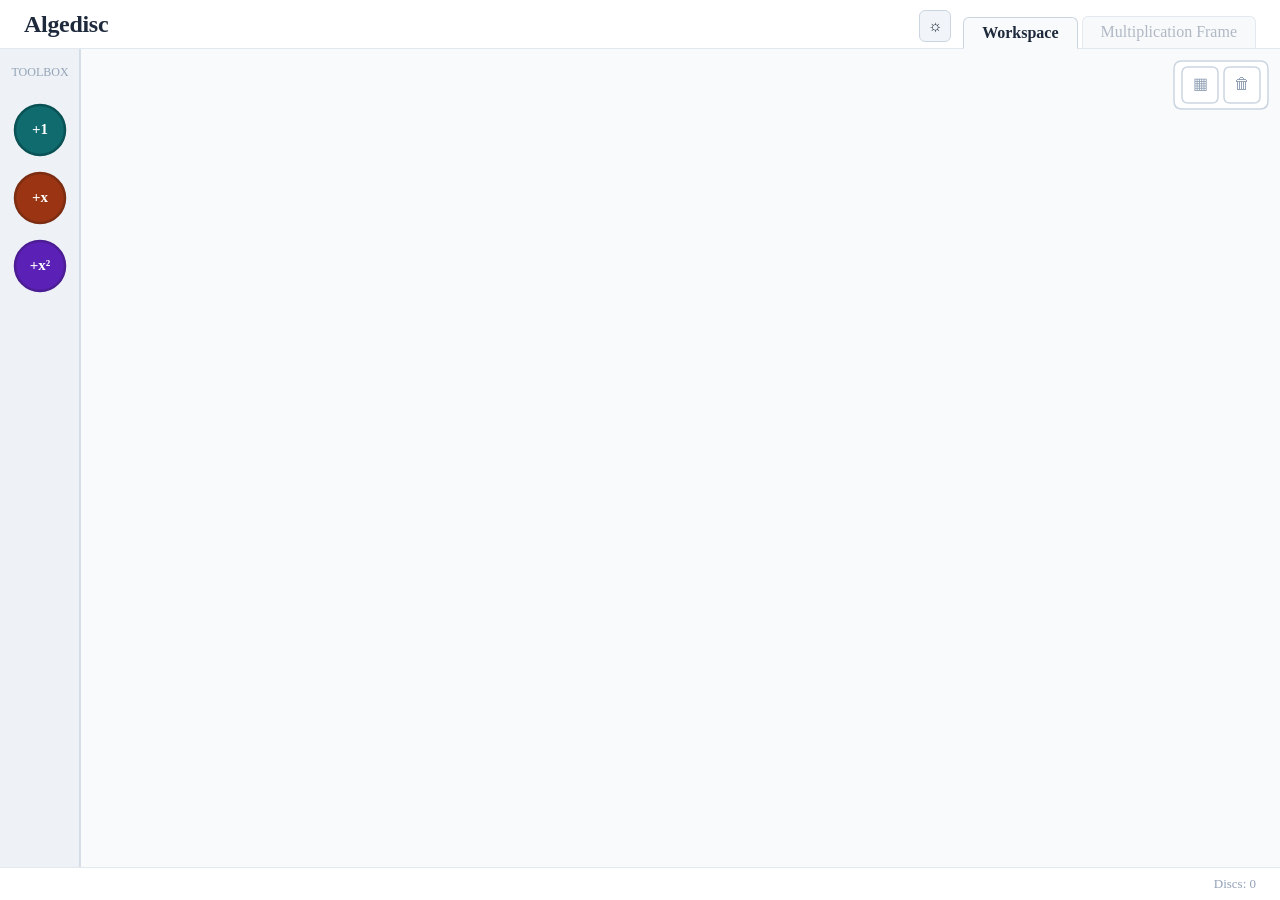
<file: index.html>
<!DOCTYPE html>
<html lang="en">
<head>
<meta charset="UTF-8">
<meta name="viewport" content="width=device-width, initial-scale=1.0">
<title>Algedisc</title>
<link rel="stylesheet" href="css/style.css">
</head>
<body>
  <header>
    <h1>Algedisc</h1>
    <div class="header-right">
      <button id="theme-toggle" class="theme-toggle" title="Toggle dark mode">&#9788;</button>
      <div class="tab-bar">
        <div class="tab active">Workspace</div>
        <div class="tab" data-disabled>Multiplication Frame</div>
      </div>
    </div>
  </header>

  <main class="main-area">
    <canvas id="workspace-canvas"></canvas>
  </main>

  <footer>
    <span id="status-left"></span>
    <span id="status-right"></span>
  </footer>

  <script type="module" src="js/main.js"></script>
</body>
</html>
</file>
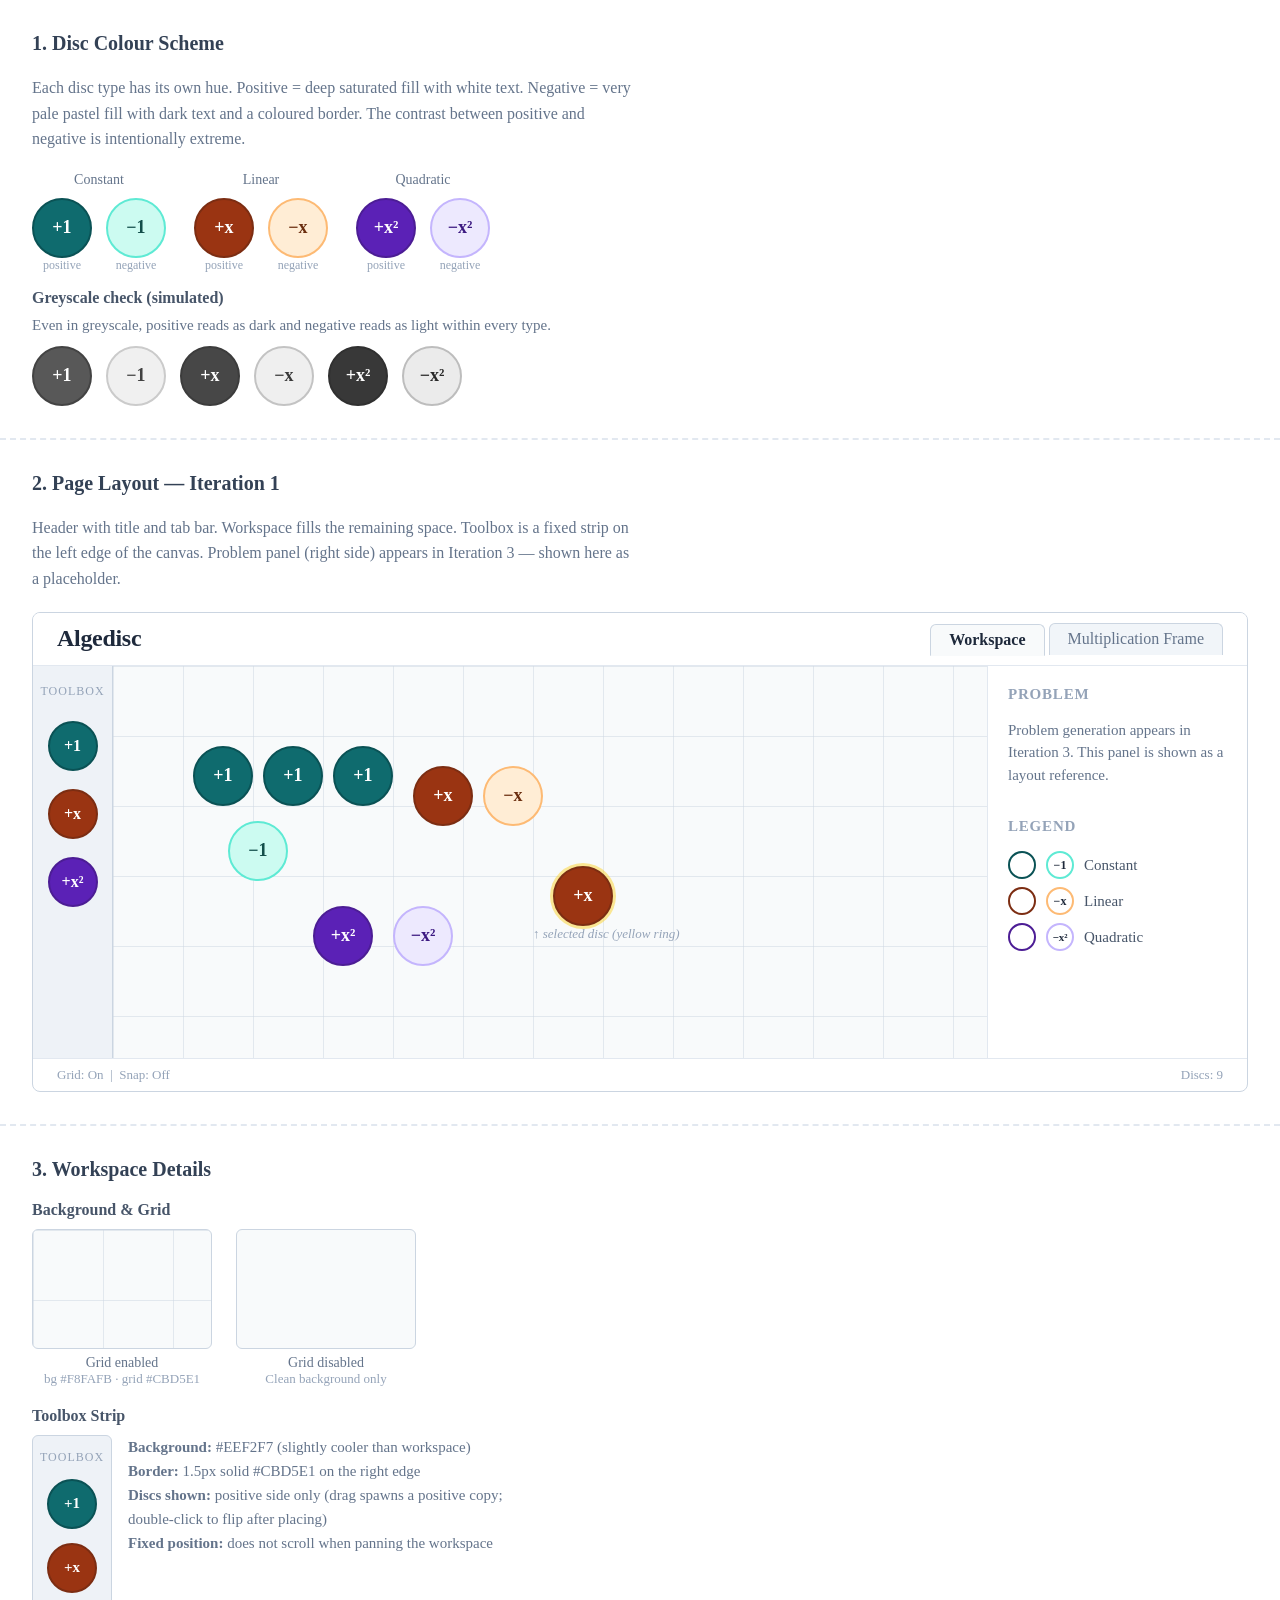
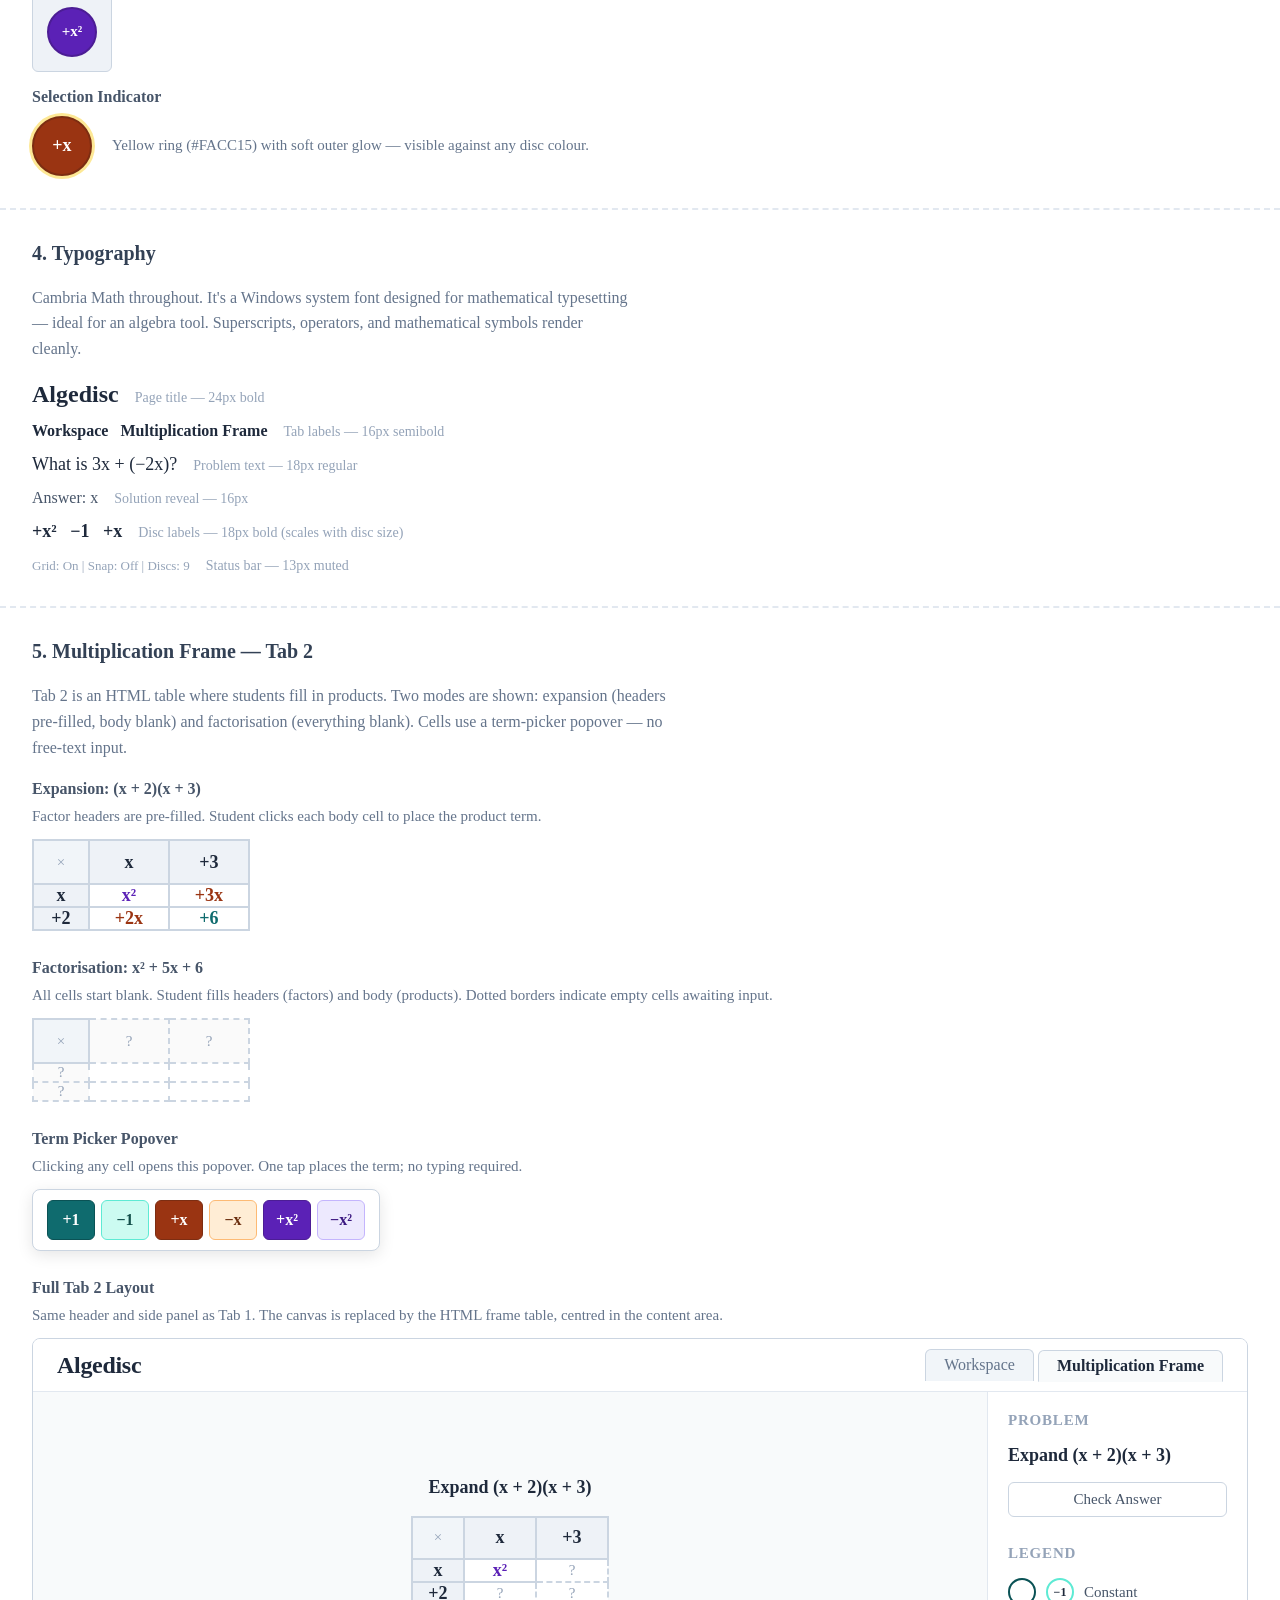
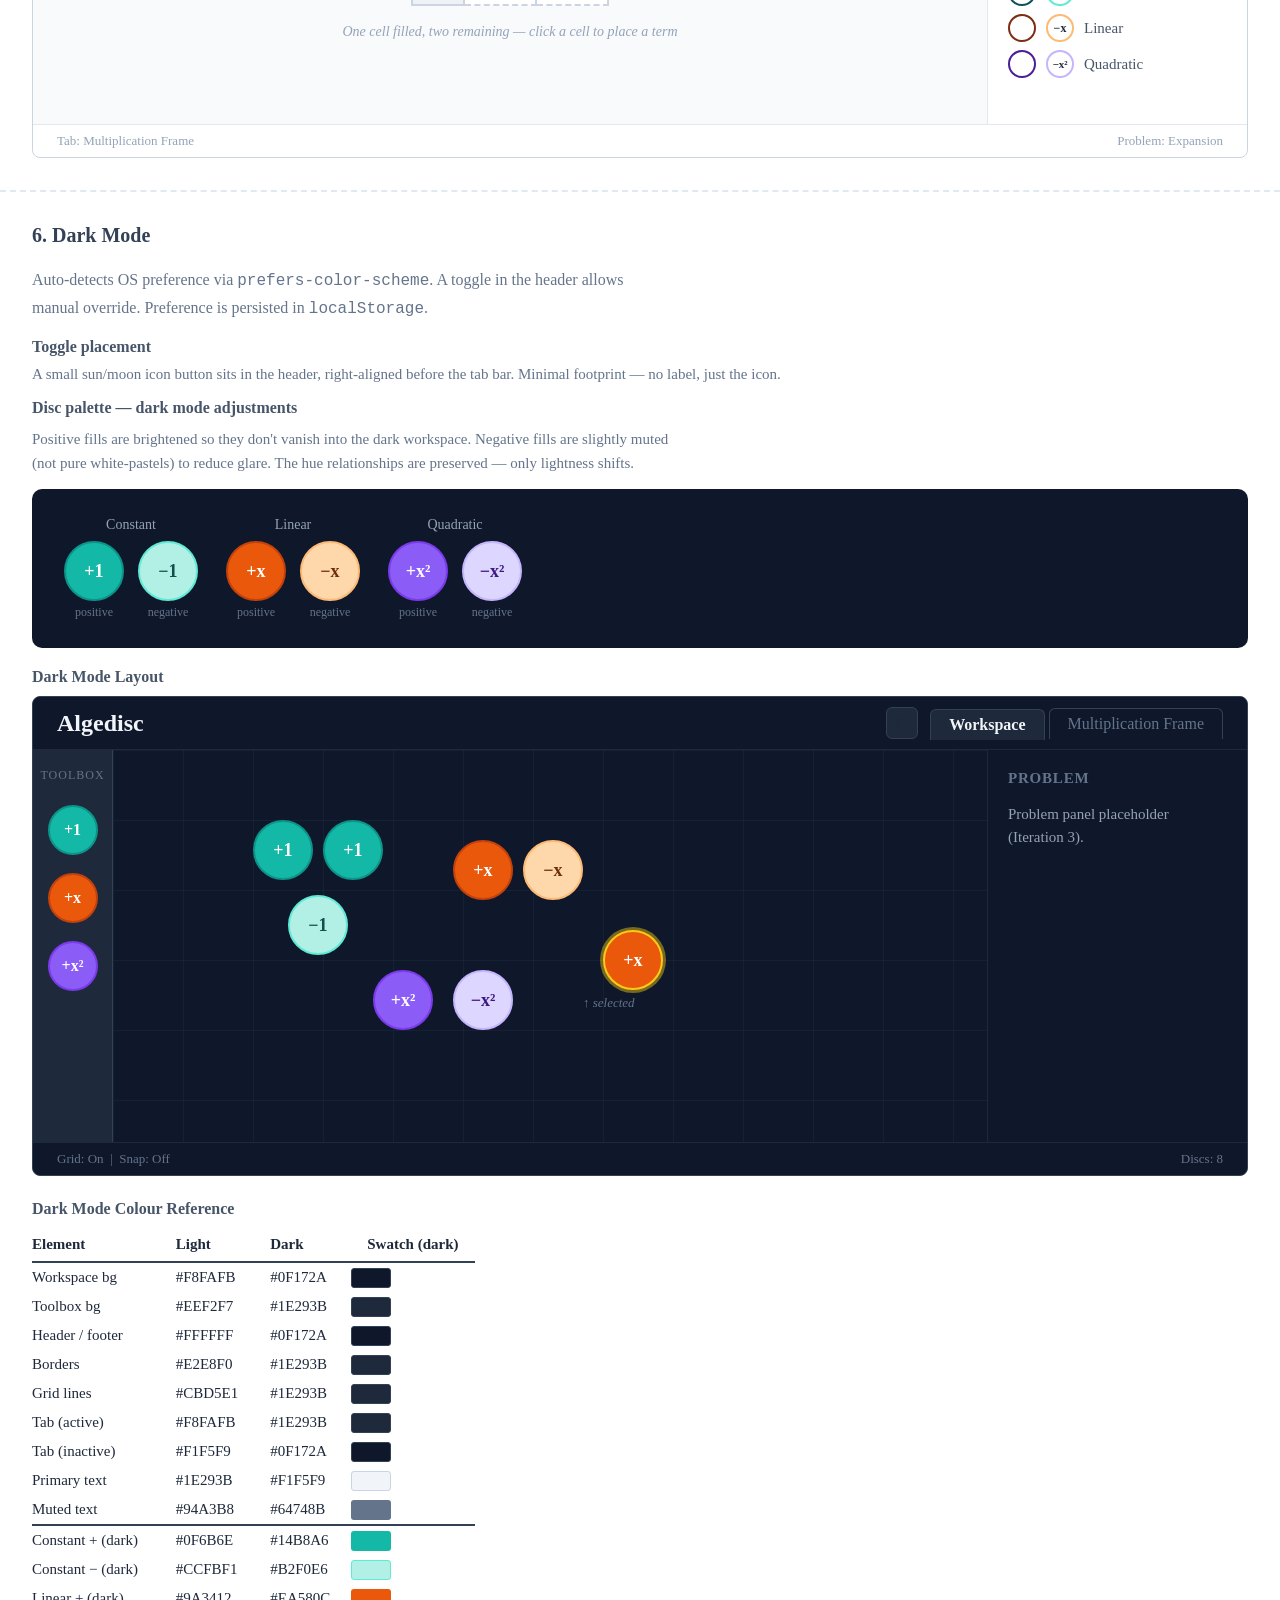
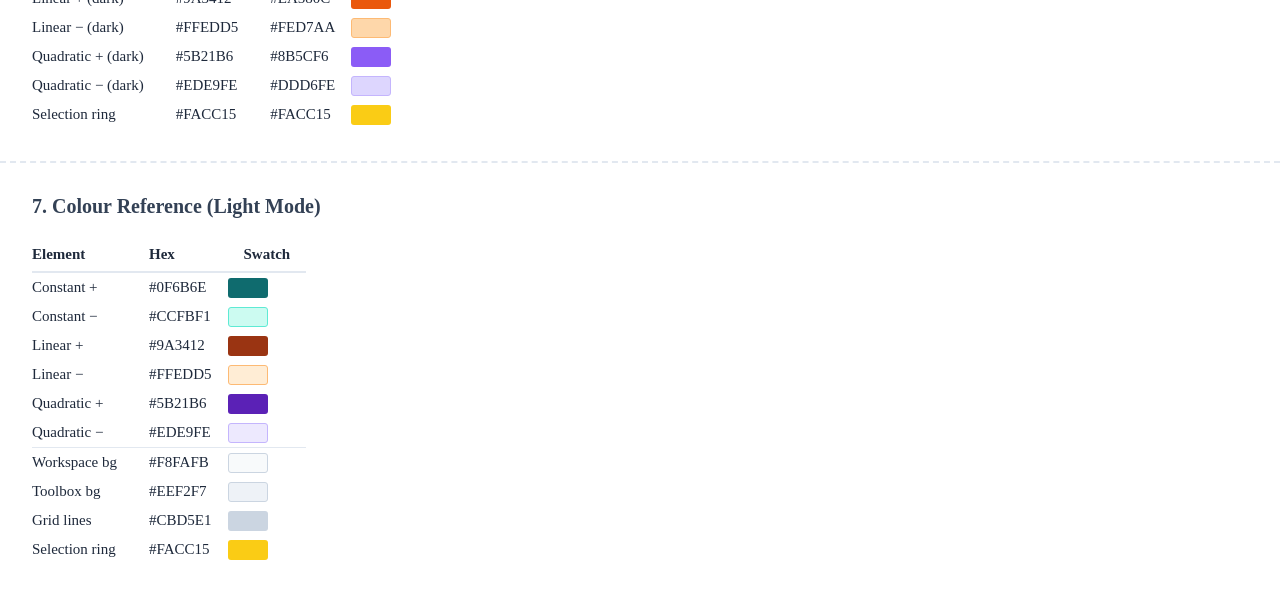
<file: design/iteration1-mockup.html>
<!DOCTYPE html>
<html lang="en">
<head>
<meta charset="UTF-8">
<meta name="viewport" content="width=device-width, initial-scale=1.0">
<title>Algedisc — Iteration 1 Visual Mockup</title>
<style>
  /* ── Reset ── */
  *, *::before, *::after { box-sizing: border-box; margin: 0; padding: 0; }

  /* ── Typography ── */
  :root {
    --font-main: 'Cambria Math', Cambria, 'Times New Roman', serif;

    /* ── Disc palette (max positive/negative contrast) ── */
    /* Constant (1) — Teal family */
    --const-pos:       #0F6B6E;   /* deep teal */
    --const-pos-ring:  #0A5255;
    --const-neg:       #CCFBF1;   /* very pale mint */
    --const-neg-ring:  #5EEAD4;
    --const-neg-text:  #134E4A;

    /* Linear (x) — Orange family */
    --lin-pos:         #9A3412;   /* deep burnt-orange */
    --lin-pos-ring:    #7C2D12;
    --lin-neg:         #FFEDD5;   /* very pale peach */
    --lin-neg-ring:    #FDBA74;
    --lin-neg-text:    #6B2E0F;

    /* Quadratic (x²) — Purple family */
    --quad-pos:        #5B21B6;   /* deep violet */
    --quad-pos-ring:   #4C1D95;
    --quad-neg:        #EDE9FE;   /* very pale lavender */
    --quad-neg-ring:   #C4B5FD;
    --quad-neg-text:   #3B1881;

    /* ── Workspace ── */
    --ws-bg:           #F8FAFB;
    --toolbox-bg:      #EEF2F7;
    --toolbox-border:  #CBD5E1;
    --grid-line:       #CBD5E1;
    --selection-ring:  #FACC15;
  }

  body {
    font-family: var(--font-main);
    background: #FFFFFF;
    color: #1E293B;
    min-height: 100vh;
    display: flex;
    flex-direction: column;
  }

  /* ── Header / title bar ── */
  header {
    display: flex;
    align-items: center;
    justify-content: space-between;
    padding: 10px 24px;
    border-bottom: 1px solid #E2E8F0;
    background: #FFFFFF;
  }
  header h1 {
    font-size: 24px;
    font-weight: 700;
    letter-spacing: -0.3px;
  }
  .tab-bar {
    display: flex;
    gap: 4px;
  }
  .tab {
    padding: 6px 18px;
    border-radius: 6px 6px 0 0;
    font-family: var(--font-main);
    font-size: 16px;
    cursor: pointer;
    border: 1px solid #CBD5E1;
    border-bottom: none;
    background: #F1F5F9;
    color: #64748B;
  }
  .tab.active {
    background: var(--ws-bg);
    color: #1E293B;
    font-weight: 600;
    border-bottom: 1px solid var(--ws-bg);
    position: relative;
    top: 1px;
  }

  /* ── Main layout ── */
  .main-area {
    flex: 1;
    display: flex;
    overflow: hidden;
  }

  /* ── Workspace (canvas mock) ── */
  .workspace {
    flex: 1;
    background: var(--ws-bg);
    position: relative;
    overflow: hidden;
  }

  /* ── Toolbox strip ── */
  .toolbox {
    position: absolute;
    left: 0; top: 0; bottom: 0;
    width: 80px;
    background: var(--toolbox-bg);
    border-right: 1.5px solid var(--toolbox-border);
    display: flex;
    flex-direction: column;
    align-items: center;
    padding-top: 18px;
    gap: 18px;
    z-index: 2;
  }
  .toolbox-label {
    font-size: 12px;
    text-transform: uppercase;
    letter-spacing: 1px;
    color: #94A3B8;
    margin-bottom: 4px;
  }

  /* ── Grid lines (faint) ── */
  .grid-overlay {
    position: absolute;
    inset: 0;
    left: 80px;
    pointer-events: none;
    z-index: 0;
  }
  .grid-overlay svg { width: 100%; height: 100%; }

  /* ── Disc component ── */
  .disc {
    width: 60px;
    height: 60px;
    border-radius: 50%;
    display: flex;
    align-items: center;
    justify-content: center;
    font-family: var(--font-main);
    font-size: 18px;
    font-weight: 700;
    cursor: grab;
    user-select: none;
    transition: box-shadow 0.15s;
    position: relative;
    border: 2.5px solid transparent;
  }
  .disc:hover {
    box-shadow: 0 2px 12px rgba(0,0,0,0.18);
  }
  .disc.selected {
    border-color: var(--selection-ring);
    box-shadow: 0 0 0 3px rgba(250, 204, 21, 0.45);
  }

  /* ── Positive discs: deep saturated fill, white text ── */
  .disc.const-pos  { background: var(--const-pos);  color: #FFFFFF; border-color: var(--const-pos-ring); }
  .disc.lin-pos    { background: var(--lin-pos);     color: #FFFFFF; border-color: var(--lin-pos-ring); }
  .disc.quad-pos   { background: var(--quad-pos);    color: #FFFFFF; border-color: var(--quad-pos-ring); }

  /* ── Negative discs: very pale fill, dark text, coloured border ── */
  .disc.const-neg  { background: var(--const-neg);  color: var(--const-neg-text);  border-color: var(--const-neg-ring); }
  .disc.lin-neg    { background: var(--lin-neg);     color: var(--lin-neg-text);    border-color: var(--lin-neg-ring); }
  .disc.quad-neg   { background: var(--quad-neg);    color: var(--quad-neg-text);   border-color: var(--quad-neg-ring); }

  /* ── Discs placed on workspace (absolute positioning) ── */
  .workspace-disc {
    position: absolute;
    z-index: 1;
  }

  /* ── Right panel (problem panel placeholder for future iterations) ── */
  .side-panel {
    width: 260px;
    border-left: 1px solid #E2E8F0;
    background: #FFFFFF;
    padding: 20px;
    display: flex;
    flex-direction: column;
    gap: 16px;
  }
  .panel-heading {
    font-size: 15px;
    font-weight: 700;
    text-transform: uppercase;
    letter-spacing: 0.8px;
    color: #94A3B8;
  }
  .panel-note {
    font-size: 15px;
    color: #64748B;
    line-height: 1.5;
  }

  /* ── Colour legend ── */
  .legend {
    display: flex;
    flex-direction: column;
    gap: 8px;
  }
  .legend-row {
    display: flex;
    align-items: center;
    gap: 10px;
  }
  .legend-swatch {
    width: 28px; height: 28px;
    border-radius: 50%;
    display: flex; align-items: center; justify-content: center;
    font-size: 13px; font-weight: 700;
    border: 2px solid transparent;
    flex-shrink: 0;
  }
  .legend-label {
    font-size: 15px;
    color: #475569;
  }

  /* ── Annotation callouts ── */
  .annotation {
    position: absolute;
    font-size: 13px;
    color: #94A3B8;
    font-style: italic;
    pointer-events: none;
    z-index: 10;
  }

  /* ── Footer ── */
  footer {
    padding: 8px 24px;
    border-top: 1px solid #E2E8F0;
    font-size: 13px;
    color: #94A3B8;
    display: flex;
    justify-content: space-between;
  }

  /* ── Mockup-only: section dividers ── */
  .mockup-section {
    padding: 32px;
    border-bottom: 2px dashed #E2E8F0;
  }
  .mockup-section h2 {
    font-size: 20px;
    font-weight: 700;
    margin-bottom: 20px;
    color: #334155;
  }
  .mockup-section h3 {
    font-size: 16px;
    font-weight: 600;
    margin: 16px 0 10px;
    color: #475569;
  }

  /* ── Disc showcase grid ── */
  .disc-showcase {
    display: flex;
    gap: 28px;
    flex-wrap: wrap;
    align-items: flex-start;
  }
  .disc-pair {
    display: flex;
    flex-direction: column;
    align-items: center;
    gap: 10px;
  }
  .disc-pair-label {
    font-size: 14px;
    color: #64748B;
  }
  .disc-pair-row {
    display: flex;
    gap: 14px;
  }
  .pair-sign {
    font-size: 12px;
    color: #94A3B8;
    text-align: center;
  }

  /* ── Full page layout mockup ── */
  .layout-mockup {
    width: 100%;
    height: 480px;
    border: 1px solid #CBD5E1;
    border-radius: 8px;
    overflow: hidden;
    display: flex;
    flex-direction: column;
    background: #FFFFFF;
  }
  .layout-mockup .main-area { min-height: 0; }
</style>
</head>
<body>

<!-- ============================================================ -->
<!-- SECTION 1: Disc Colour Scheme                                 -->
<!-- ============================================================ -->
<div class="mockup-section">
  <h2>1. Disc Colour Scheme</h2>
  <p style="font-size:16px; color:#64748B; margin-bottom:20px; max-width:600px; line-height:1.6;">
    Each disc type has its own hue. Positive = deep saturated fill with white text.
    Negative = very pale pastel fill with dark text and a coloured border.
    The contrast between positive and negative is intentionally extreme.
  </p>

  <div class="disc-showcase">
    <!-- Constant -->
    <div class="disc-pair">
      <div class="disc-pair-label">Constant</div>
      <div class="disc-pair-row">
        <div style="text-align:center">
          <div class="disc const-pos">+1</div>
          <div class="pair-sign">positive</div>
        </div>
        <div style="text-align:center">
          <div class="disc const-neg">&minus;1</div>
          <div class="pair-sign">negative</div>
        </div>
      </div>
    </div>

    <!-- Linear -->
    <div class="disc-pair">
      <div class="disc-pair-label">Linear</div>
      <div class="disc-pair-row">
        <div style="text-align:center">
          <div class="disc lin-pos">+x</div>
          <div class="pair-sign">positive</div>
        </div>
        <div style="text-align:center">
          <div class="disc lin-neg">&minus;x</div>
          <div class="pair-sign">negative</div>
        </div>
      </div>
    </div>

    <!-- Quadratic -->
    <div class="disc-pair">
      <div class="disc-pair-label">Quadratic</div>
      <div class="disc-pair-row">
        <div style="text-align:center">
          <div class="disc quad-pos">+x&sup2;</div>
          <div class="pair-sign">positive</div>
        </div>
        <div style="text-align:center">
          <div class="disc quad-neg">&minus;x&sup2;</div>
          <div class="pair-sign">negative</div>
        </div>
      </div>
    </div>
  </div>

  <h3>Greyscale check (simulated)</h3>
  <p style="font-size:15px; color:#64748B; margin-bottom:12px;">
    Even in greyscale, positive reads as dark and negative reads as light within every type.
  </p>
  <div class="disc-showcase" style="filter: grayscale(1);">
    <div class="disc-pair-row">
      <div class="disc const-pos">+1</div>
      <div class="disc const-neg">&minus;1</div>
      <div class="disc lin-pos">+x</div>
      <div class="disc lin-neg">&minus;x</div>
      <div class="disc quad-pos">+x&sup2;</div>
      <div class="disc quad-neg">&minus;x&sup2;</div>
    </div>
  </div>
</div>

<!-- ============================================================ -->
<!-- SECTION 2: Full Page Layout                                   -->
<!-- ============================================================ -->
<div class="mockup-section">
  <h2>2. Page Layout — Iteration 1</h2>
  <p style="font-size:16px; color:#64748B; margin-bottom:20px; max-width:600px; line-height:1.6;">
    Header with title and tab bar. Workspace fills the remaining space.
    Toolbox is a fixed strip on the left edge of the canvas.
    Problem panel (right side) appears in Iteration 3 — shown here as a placeholder.
  </p>

  <div class="layout-mockup">
    <!-- Header -->
    <header>
      <h1>Algedisc</h1>
      <div class="tab-bar">
        <div class="tab active">Workspace</div>
        <div class="tab">Multiplication Frame</div>
      </div>
    </header>

    <!-- Main -->
    <div class="main-area">
      <!-- Workspace -->
      <div class="workspace">
        <!-- Toolbox strip -->
        <div class="toolbox">
          <div class="toolbox-label">Toolbox</div>
          <div class="disc const-pos" style="width:50px;height:50px;font-size:16px;">+1</div>
          <div class="disc lin-pos" style="width:50px;height:50px;font-size:16px;">+x</div>
          <div class="disc quad-pos" style="width:50px;height:50px;font-size:16px;">+x&sup2;</div>
        </div>

        <!-- Grid overlay (faint) -->
        <div class="grid-overlay">
          <svg xmlns="http://www.w3.org/2000/svg">
            <defs>
              <pattern id="grid" width="70" height="70" patternUnits="userSpaceOnUse">
                <path d="M 70 0 L 0 0 0 70" fill="none" stroke="#CBD5E1" stroke-width="1"/>
              </pattern>
            </defs>
            <rect width="100%" height="100%" fill="url(#grid)" />
          </svg>
        </div>

        <!-- Example discs on workspace -->
        <div class="disc workspace-disc const-pos" style="left:160px; top:80px;">+1</div>
        <div class="disc workspace-disc const-pos" style="left:230px; top:80px;">+1</div>
        <div class="disc workspace-disc const-pos" style="left:300px; top:80px;">+1</div>
        <div class="disc workspace-disc const-neg" style="left:195px; top:155px;">&minus;1</div>
        <div class="disc workspace-disc lin-pos"   style="left:380px; top:100px;">+x</div>
        <div class="disc workspace-disc lin-neg"   style="left:450px; top:100px;">&minus;x</div>
        <div class="disc workspace-disc quad-pos"  style="left:280px; top:240px;">+x&sup2;</div>
        <div class="disc workspace-disc quad-neg"  style="left:360px; top:240px;">&minus;x&sup2;</div>
        <div class="disc workspace-disc lin-pos selected" style="left:520px; top:200px;">+x</div>

        <!-- Annotations -->
        <div class="annotation" style="left:500px; top:260px;">↑ selected disc (yellow ring)</div>
        <div class="annotation" style="left:90px; top:390px;">Right-click drag anywhere to pan workspace →</div>
      </div>

      <!-- Side panel (future — Iteration 3+) -->
      <div class="side-panel">
        <div class="panel-heading">Problem</div>
        <div class="panel-note">
          Problem generation appears in Iteration 3.
          This panel is shown as a layout reference.
        </div>

        <div class="panel-heading" style="margin-top:16px;">Legend</div>
        <div class="legend">
          <div class="legend-row">
            <div class="legend-swatch const-pos" style="font-size:12px; color:#FFF; border-color:var(--const-pos-ring);">+1</div>
            <div class="legend-swatch const-neg" style="font-size:12px; border-color:var(--const-neg-ring);">&minus;1</div>
            <div class="legend-label">Constant</div>
          </div>
          <div class="legend-row">
            <div class="legend-swatch lin-pos" style="font-size:12px; color:#FFF; border-color:var(--lin-pos-ring);">+x</div>
            <div class="legend-swatch lin-neg" style="font-size:12px; border-color:var(--lin-neg-ring);">&minus;x</div>
            <div class="legend-label">Linear</div>
          </div>
          <div class="legend-row">
            <div class="legend-swatch quad-pos" style="font-size:11px; color:#FFF; border-color:var(--quad-pos-ring);">+x²</div>
            <div class="legend-swatch quad-neg" style="font-size:11px; border-color:var(--quad-neg-ring);">&minus;x²</div>
            <div class="legend-label">Quadratic</div>
          </div>
        </div>
      </div>
    </div>

    <!-- Footer -->
    <footer>
      <span>Grid: On &nbsp;|&nbsp; Snap: Off</span>
      <span>Discs: 9</span>
    </footer>
  </div>
</div>

<!-- ============================================================ -->
<!-- SECTION 3: Workspace Details                                  -->
<!-- ============================================================ -->
<div class="mockup-section">
  <h2>3. Workspace Details</h2>

  <h3>Background &amp; Grid</h3>
  <div style="display:flex; gap:24px; margin-bottom:20px;">
    <div style="text-align:center;">
      <div style="width:180px; height:120px; background:var(--ws-bg); border:1px solid #CBD5E1; border-radius:6px; position:relative; overflow:hidden;">
        <svg style="width:100%;height:100%;" xmlns="http://www.w3.org/2000/svg">
          <defs>
            <pattern id="grid2" width="70" height="70" patternUnits="userSpaceOnUse">
              <path d="M 70 0 L 0 0 0 70" fill="none" stroke="#CBD5E1" stroke-width="1"/>
            </pattern>
          </defs>
          <rect width="100%" height="100%" fill="url(#grid2)" />
        </svg>
      </div>
      <div style="font-size:14px; color:#64748B; margin-top:6px;">Grid enabled</div>
      <div style="font-size:13px; color:#94A3B8;">bg #F8FAFB · grid #CBD5E1</div>
    </div>
    <div style="text-align:center;">
      <div style="width:180px; height:120px; background:var(--ws-bg); border:1px solid #CBD5E1; border-radius:6px;"></div>
      <div style="font-size:14px; color:#64748B; margin-top:6px;">Grid disabled</div>
      <div style="font-size:13px; color:#94A3B8;">Clean background only</div>
    </div>
  </div>

  <h3>Toolbox Strip</h3>
  <div style="display:flex; gap:16px; align-items:flex-start;">
    <div style="width:80px; background:var(--toolbox-bg); border:1px solid var(--toolbox-border); border-radius:6px; padding:14px 0; display:flex; flex-direction:column; align-items:center; gap:14px;">
      <div style="font-size:12px; text-transform:uppercase; letter-spacing:1px; color:#94A3B8;">Toolbox</div>
      <div class="disc const-pos" style="width:50px;height:50px;font-size:15px;">+1</div>
      <div class="disc lin-pos" style="width:50px;height:50px;font-size:15px;">+x</div>
      <div class="disc quad-pos" style="width:50px;height:50px;font-size:15px;">+x²</div>
    </div>
    <div style="font-size:15px; color:#64748B; line-height:1.6; max-width:400px;">
      <strong>Background:</strong> #EEF2F7 (slightly cooler than workspace)<br>
      <strong>Border:</strong> 1.5px solid #CBD5E1 on the right edge<br>
      <strong>Discs shown:</strong> positive side only (drag spawns a positive copy; double-click to flip after placing)<br>
      <strong>Fixed position:</strong> does not scroll when panning the workspace
    </div>
  </div>

  <h3>Selection Indicator</h3>
  <div style="display:flex; gap:20px; align-items:center; margin-top:8px;">
    <div class="disc lin-pos selected">+x</div>
    <div style="font-size:15px; color:#64748B;">
      Yellow ring (#FACC15) with soft outer glow — visible against any disc colour.
    </div>
  </div>
</div>

<!-- ============================================================ -->
<!-- SECTION 4: Typography                                         -->
<!-- ============================================================ -->
<div class="mockup-section">
  <h2>4. Typography</h2>
  <p style="font-size:16px; color:#64748B; margin-bottom:20px; max-width:600px; line-height:1.6;">
    Cambria Math throughout. It's a Windows system font designed for mathematical
    typesetting — ideal for an algebra tool. Superscripts, operators, and
    mathematical symbols render cleanly.
  </p>

  <div style="display:flex; flex-direction:column; gap:14px;">
    <div>
      <span style="font-size:24px; font-weight:700;">Algedisc</span>
      <span style="font-size:14px; color:#94A3B8; margin-left:12px;">Page title — 24px bold</span>
    </div>
    <div>
      <span style="font-size:16px; font-weight:600;">Workspace &nbsp; Multiplication Frame</span>
      <span style="font-size:14px; color:#94A3B8; margin-left:12px;">Tab labels — 16px semibold</span>
    </div>
    <div>
      <span style="font-size:18px;">What is 3x + (&minus;2x)?</span>
      <span style="font-size:14px; color:#94A3B8; margin-left:12px;">Problem text — 18px regular</span>
    </div>
    <div>
      <span style="font-size:16px; color:#475569;">Answer: x</span>
      <span style="font-size:14px; color:#94A3B8; margin-left:12px;">Solution reveal — 16px</span>
    </div>
    <div>
      <span style="font-size:18px; font-weight:700;">+x² &nbsp; &minus;1 &nbsp; +x</span>
      <span style="font-size:14px; color:#94A3B8; margin-left:12px;">Disc labels — 18px bold (scales with disc size)</span>
    </div>
    <div>
      <span style="font-size:13px; color:#94A3B8;">Grid: On | Snap: Off | Discs: 9</span>
      <span style="font-size:14px; color:#94A3B8; margin-left:12px;">Status bar — 13px muted</span>
    </div>
  </div>
</div>

<!-- ============================================================ -->
<!-- SECTION 5: Multiplication Frame (Tab 2)                       -->
<!-- ============================================================ -->
<div class="mockup-section">
  <h2>5. Multiplication Frame — Tab 2</h2>
  <p style="font-size:16px; color:#64748B; margin-bottom:20px; max-width:640px; line-height:1.6;">
    Tab 2 is an HTML table where students fill in products. Two modes are shown:
    expansion (headers pre-filled, body blank) and factorisation (everything blank).
    Cells use a term-picker popover — no free-text input.
  </p>

  <!-- ── Expansion example ── -->
  <h3>Expansion: (x + 2)(x + 3)</h3>
  <p style="font-size:15px; color:#64748B; margin-bottom:14px;">
    Factor headers are pre-filled. Student clicks each body cell to place the product term.
  </p>

  <table style="border-collapse:collapse; margin-bottom:28px; font-family:var(--font-main);">
    <!-- Column headers row -->
    <tr>
      <td style="width:56px; height:44px; border:2px solid #CBD5E1; background:#F1F5F9; text-align:center; font-size:15px; color:#94A3B8;">&times;</td>
      <td style="width:80px; height:44px; border:2px solid #CBD5E1; background:#EEF2F7; text-align:center; font-size:18px; font-weight:600; color:#1E293B;">x</td>
      <td style="width:80px; height:44px; border:2px solid #CBD5E1; background:#EEF2F7; text-align:center; font-size:18px; font-weight:600; color:#1E293B;">+3</td>
    </tr>
    <!-- Row: x -->
    <tr>
      <td style="border:2px solid #CBD5E1; background:#EEF2F7; text-align:center; font-size:18px; font-weight:600; color:#1E293B;">x</td>
      <td style="border:2px solid #CBD5E1; background:#FFFFFF; text-align:center; font-size:18px; font-weight:700; color:var(--quad-pos);">x&sup2;</td>
      <td style="border:2px solid #CBD5E1; background:#FFFFFF; text-align:center; font-size:18px; font-weight:700; color:var(--lin-pos);">+3x</td>
    </tr>
    <!-- Row: +2 -->
    <tr>
      <td style="border:2px solid #CBD5E1; background:#EEF2F7; text-align:center; font-size:18px; font-weight:600; color:#1E293B;">+2</td>
      <td style="border:2px solid #CBD5E1; background:#FFFFFF; text-align:center; font-size:18px; font-weight:700; color:var(--lin-pos);">+2x</td>
      <td style="border:2px solid #CBD5E1; background:#FFFFFF; text-align:center; font-size:18px; font-weight:700; color:var(--const-pos);">+6</td>
    </tr>
  </table>

  <!-- ── Factorisation example ── -->
  <h3>Factorisation: x&sup2; + 5x + 6</h3>
  <p style="font-size:15px; color:#64748B; margin-bottom:14px;">
    All cells start blank. Student fills headers (factors) and body (products).
    Dotted borders indicate empty cells awaiting input.
  </p>

  <table style="border-collapse:collapse; margin-bottom:28px; font-family:var(--font-main);">
    <tr>
      <td style="width:56px; height:44px; border:2px solid #CBD5E1; background:#F1F5F9; text-align:center; font-size:15px; color:#94A3B8;">&times;</td>
      <td style="width:80px; height:44px; border:2px dashed #CBD5E1; background:#FAFAFA; text-align:center; font-size:15px; color:#94A3B8;">?</td>
      <td style="width:80px; height:44px; border:2px dashed #CBD5E1; background:#FAFAFA; text-align:center; font-size:15px; color:#94A3B8;">?</td>
    </tr>
    <tr>
      <td style="border:2px dashed #CBD5E1; background:#FAFAFA; text-align:center; font-size:15px; color:#94A3B8;">?</td>
      <td style="border:2px dashed #CBD5E1; background:#FFFFFF; text-align:center;"></td>
      <td style="border:2px dashed #CBD5E1; background:#FFFFFF; text-align:center;"></td>
    </tr>
    <tr>
      <td style="border:2px dashed #CBD5E1; background:#FAFAFA; text-align:center; font-size:15px; color:#94A3B8;">?</td>
      <td style="border:2px dashed #CBD5E1; background:#FFFFFF; text-align:center;"></td>
      <td style="border:2px dashed #CBD5E1; background:#FFFFFF; text-align:center;"></td>
    </tr>
  </table>

  <!-- ── Term picker popover ── -->
  <h3>Term Picker Popover</h3>
  <p style="font-size:15px; color:#64748B; margin-bottom:14px;">
    Clicking any cell opens this popover. One tap places the term; no typing required.
  </p>

  <div style="display:inline-flex; gap:6px; padding:10px 14px; background:#FFFFFF; border:1.5px solid #CBD5E1; border-radius:8px; box-shadow:0 4px 16px rgba(0,0,0,0.10);">
    <button style="font-family:var(--font-main); font-size:16px; font-weight:700; width:48px; height:40px; border:1.5px solid var(--const-pos-ring); border-radius:6px; background:var(--const-pos); color:#FFF; cursor:pointer;">+1</button>
    <button style="font-family:var(--font-main); font-size:16px; font-weight:700; width:48px; height:40px; border:1.5px solid var(--const-neg-ring); border-radius:6px; background:var(--const-neg); color:var(--const-neg-text); cursor:pointer;">&minus;1</button>
    <button style="font-family:var(--font-main); font-size:16px; font-weight:700; width:48px; height:40px; border:1.5px solid var(--lin-pos-ring); border-radius:6px; background:var(--lin-pos); color:#FFF; cursor:pointer;">+x</button>
    <button style="font-family:var(--font-main); font-size:16px; font-weight:700; width:48px; height:40px; border:1.5px solid var(--lin-neg-ring); border-radius:6px; background:var(--lin-neg); color:var(--lin-neg-text); cursor:pointer;">&minus;x</button>
    <button style="font-family:var(--font-main); font-size:16px; font-weight:700; width:48px; height:40px; border:1.5px solid var(--quad-pos-ring); border-radius:6px; background:var(--quad-pos); color:#FFF; cursor:pointer;">+x&sup2;</button>
    <button style="font-family:var(--font-main); font-size:16px; font-weight:700; width:48px; height:40px; border:1.5px solid var(--quad-neg-ring); border-radius:6px; background:var(--quad-neg); color:var(--quad-neg-text); cursor:pointer;">&minus;x&sup2;</button>
  </div>

  <!-- ── Full Tab 2 layout mockup ── -->
  <h3 style="margin-top:28px;">Full Tab 2 Layout</h3>
  <p style="font-size:15px; color:#64748B; margin-bottom:14px;">
    Same header and side panel as Tab 1. The canvas is replaced by the HTML frame table, centred in the content area.
  </p>

  <div class="layout-mockup" style="height:420px;">
    <header>
      <h1>Algedisc</h1>
      <div class="tab-bar">
        <div class="tab">Workspace</div>
        <div class="tab active">Multiplication Frame</div>
      </div>
    </header>
    <div class="main-area">
      <!-- Frame content area -->
      <div style="flex:1; background:var(--ws-bg); display:flex; flex-direction:column; align-items:center; justify-content:center; gap:18px;">
        <div style="font-size:18px; color:#1E293B; font-weight:600;">Expand (x + 2)(x + 3)</div>
        <table style="border-collapse:collapse; font-family:var(--font-main);">
          <tr>
            <td style="width:52px; height:42px; border:2px solid #CBD5E1; background:#F1F5F9; text-align:center; font-size:15px; color:#94A3B8;">&times;</td>
            <td style="width:72px; height:42px; border:2px solid #CBD5E1; background:#EEF2F7; text-align:center; font-size:18px; font-weight:600;">x</td>
            <td style="width:72px; height:42px; border:2px solid #CBD5E1; background:#EEF2F7; text-align:center; font-size:18px; font-weight:600;">+3</td>
          </tr>
          <tr>
            <td style="border:2px solid #CBD5E1; background:#EEF2F7; text-align:center; font-size:18px; font-weight:600;">x</td>
            <td style="border:2px solid #CBD5E1; background:#FFFFFF; text-align:center; font-size:18px; font-weight:700; color:var(--quad-pos);">x&sup2;</td>
            <td style="border:2px dashed #CBD5E1; background:#FFFFFF; text-align:center; font-size:15px; color:#94A3B8;">?</td>
          </tr>
          <tr>
            <td style="border:2px solid #CBD5E1; background:#EEF2F7; text-align:center; font-size:18px; font-weight:600;">+2</td>
            <td style="border:2px dashed #CBD5E1; background:#FFFFFF; text-align:center; font-size:15px; color:#94A3B8;">?</td>
            <td style="border:2px dashed #CBD5E1; background:#FFFFFF; text-align:center; font-size:15px; color:#94A3B8;">?</td>
          </tr>
        </table>
        <div style="font-size:14px; color:#94A3B8; font-style:italic;">One cell filled, two remaining — click a cell to place a term</div>
      </div>

      <!-- Side panel -->
      <div class="side-panel">
        <div class="panel-heading">Problem</div>
        <div style="font-size:18px; font-weight:600; color:#1E293B;">Expand (x + 2)(x + 3)</div>
        <button style="font-family:var(--font-main); font-size:15px; padding:8px 16px; border:1.5px solid #CBD5E1; border-radius:6px; background:#FFFFFF; color:#475569; cursor:pointer;">Check Answer</button>
        <div class="panel-heading" style="margin-top:12px;">Legend</div>
        <div class="legend">
          <div class="legend-row">
            <div class="legend-swatch const-pos" style="font-size:12px; color:#FFF; border-color:var(--const-pos-ring);">+1</div>
            <div class="legend-swatch const-neg" style="font-size:12px; border-color:var(--const-neg-ring);">&minus;1</div>
            <div class="legend-label">Constant</div>
          </div>
          <div class="legend-row">
            <div class="legend-swatch lin-pos" style="font-size:12px; color:#FFF; border-color:var(--lin-pos-ring);">+x</div>
            <div class="legend-swatch lin-neg" style="font-size:12px; border-color:var(--lin-neg-ring);">&minus;x</div>
            <div class="legend-label">Linear</div>
          </div>
          <div class="legend-row">
            <div class="legend-swatch quad-pos" style="font-size:11px; color:#FFF; border-color:var(--quad-pos-ring);">+x&sup2;</div>
            <div class="legend-swatch quad-neg" style="font-size:11px; border-color:var(--quad-neg-ring);">&minus;x&sup2;</div>
            <div class="legend-label">Quadratic</div>
          </div>
        </div>
      </div>
    </div>
    <footer>
      <span>Tab: Multiplication Frame</span>
      <span>Problem: Expansion</span>
    </footer>
  </div>
</div>

<!-- ============================================================ -->
<!-- SECTION 6: Dark Mode                                          -->
<!-- ============================================================ -->
<div class="mockup-section">
  <h2>6. Dark Mode</h2>
  <p style="font-size:16px; color:#64748B; margin-bottom:12px; max-width:640px; line-height:1.6;">
    Auto-detects OS preference via <code>prefers-color-scheme</code>. A toggle in the
    header allows manual override. Preference is persisted in <code>localStorage</code>.
  </p>

  <h3>Toggle placement</h3>
  <p style="font-size:15px; color:#64748B; margin-bottom:14px;">
    A small sun/moon icon button sits in the header, right-aligned before the tab bar.
    Minimal footprint — no label, just the icon.
  </p>

  <!-- ── Dark mode disc palette ── -->
  <h3>Disc palette — dark mode adjustments</h3>
  <p style="font-size:15px; color:#64748B; margin-bottom:14px; max-width:640px; line-height:1.6;">
    Positive fills are brightened so they don't vanish into the dark workspace.
    Negative fills are slightly muted (not pure white-pastels) to reduce glare.
    The hue relationships are preserved — only lightness shifts.
  </p>

  <div style="display:flex; gap:28px; flex-wrap:wrap; align-items:flex-start; background:#0F172A; padding:28px 32px; border-radius:10px; margin-bottom:20px;">
    <!-- Constant dark mode -->
    <div style="text-align:center;">
      <div style="font-size:14px; color:#94A3B8; margin-bottom:8px;">Constant</div>
      <div style="display:flex; gap:14px;">
        <div>
          <div style="width:60px;height:60px;border-radius:50%;background:#14B8A6;border:2.5px solid #0D9488;display:flex;align-items:center;justify-content:center;font-family:var(--font-main);font-size:18px;font-weight:700;color:#FFFFFF;">+1</div>
          <div style="font-size:12px;color:#64748B;text-align:center;margin-top:4px;">positive</div>
        </div>
        <div>
          <div style="width:60px;height:60px;border-radius:50%;background:#B2F0E6;border:2.5px solid #5EEAD4;display:flex;align-items:center;justify-content:center;font-family:var(--font-main);font-size:18px;font-weight:700;color:#134E4A;">&minus;1</div>
          <div style="font-size:12px;color:#64748B;text-align:center;margin-top:4px;">negative</div>
        </div>
      </div>
    </div>
    <!-- Linear dark mode -->
    <div style="text-align:center;">
      <div style="font-size:14px; color:#94A3B8; margin-bottom:8px;">Linear</div>
      <div style="display:flex; gap:14px;">
        <div>
          <div style="width:60px;height:60px;border-radius:50%;background:#EA580C;border:2.5px solid #C2410C;display:flex;align-items:center;justify-content:center;font-family:var(--font-main);font-size:18px;font-weight:700;color:#FFFFFF;">+x</div>
          <div style="font-size:12px;color:#64748B;text-align:center;margin-top:4px;">positive</div>
        </div>
        <div>
          <div style="width:60px;height:60px;border-radius:50%;background:#FED7AA;border:2.5px solid #FDBA74;display:flex;align-items:center;justify-content:center;font-family:var(--font-main);font-size:18px;font-weight:700;color:#6B2E0F;">&minus;x</div>
          <div style="font-size:12px;color:#64748B;text-align:center;margin-top:4px;">negative</div>
        </div>
      </div>
    </div>
    <!-- Quadratic dark mode -->
    <div style="text-align:center;">
      <div style="font-size:14px; color:#94A3B8; margin-bottom:8px;">Quadratic</div>
      <div style="display:flex; gap:14px;">
        <div>
          <div style="width:60px;height:60px;border-radius:50%;background:#8B5CF6;border:2.5px solid #7C3AED;display:flex;align-items:center;justify-content:center;font-family:var(--font-main);font-size:18px;font-weight:700;color:#FFFFFF;">+x&sup2;</div>
          <div style="font-size:12px;color:#64748B;text-align:center;margin-top:4px;">positive</div>
        </div>
        <div>
          <div style="width:60px;height:60px;border-radius:50%;background:#DDD6FE;border:2.5px solid #C4B5FD;display:flex;align-items:center;justify-content:center;font-family:var(--font-main);font-size:18px;font-weight:700;color:#3B1881;">&minus;x&sup2;</div>
          <div style="font-size:12px;color:#64748B;text-align:center;margin-top:4px;">negative</div>
        </div>
      </div>
    </div>
  </div>

  <!-- ── Dark workspace layout mockup ── -->
  <h3>Dark Mode Layout</h3>
  <div style="width:100%; height:480px; border:1px solid #334155; border-radius:8px; overflow:hidden; display:flex; flex-direction:column; background:#0F172A; font-family:var(--font-main);">
    <!-- Header -->
    <div style="display:flex; align-items:center; justify-content:space-between; padding:10px 24px; border-bottom:1px solid #1E293B; background:#0F172A;">
      <div style="font-size:24px; font-weight:700; color:#F1F5F9;">Algedisc</div>
      <div style="display:flex; align-items:center; gap:12px;">
        <!-- Dark mode toggle -->
        <div style="width:32px;height:32px;border-radius:6px;border:1px solid #334155;background:#1E293B;display:flex;align-items:center;justify-content:center;cursor:pointer;font-size:16px;" title="Toggle dark mode">&#9790;</div>
        <div style="display:flex; gap:4px;">
          <div style="padding:6px 18px; border-radius:6px 6px 0 0; font-size:16px; cursor:pointer; border:1px solid #334155; border-bottom:none; background:#1E293B; color:#F1F5F9; font-weight:600; position:relative; top:1px;">Workspace</div>
          <div style="padding:6px 18px; border-radius:6px 6px 0 0; font-size:16px; cursor:pointer; border:1px solid #334155; border-bottom:none; background:#0F172A; color:#64748B;">Multiplication Frame</div>
        </div>
      </div>
    </div>

    <!-- Main area -->
    <div style="flex:1; display:flex; overflow:hidden;">
      <!-- Toolbox -->
      <div style="width:80px; background:#1E293B; border-right:1.5px solid #334155; display:flex; flex-direction:column; align-items:center; padding-top:18px; gap:18px;">
        <div style="font-size:12px; text-transform:uppercase; letter-spacing:1px; color:#64748B; margin-bottom:4px;">Toolbox</div>
        <div style="width:50px;height:50px;border-radius:50%;background:#14B8A6;border:2.5px solid #0D9488;display:flex;align-items:center;justify-content:center;font-size:16px;font-weight:700;color:#FFF;">+1</div>
        <div style="width:50px;height:50px;border-radius:50%;background:#EA580C;border:2.5px solid #C2410C;display:flex;align-items:center;justify-content:center;font-size:16px;font-weight:700;color:#FFF;">+x</div>
        <div style="width:50px;height:50px;border-radius:50%;background:#8B5CF6;border:2.5px solid #7C3AED;display:flex;align-items:center;justify-content:center;font-size:16px;font-weight:700;color:#FFF;">+x&sup2;</div>
      </div>

      <!-- Workspace -->
      <div style="flex:1; background:#0F172A; position:relative; overflow:hidden;">
        <!-- Grid overlay -->
        <svg style="position:absolute;inset:0;width:100%;height:100%;pointer-events:none;" xmlns="http://www.w3.org/2000/svg">
          <defs>
            <pattern id="darkgrid" width="70" height="70" patternUnits="userSpaceOnUse">
              <path d="M 70 0 L 0 0 0 70" fill="none" stroke="#1E293B" stroke-width="1"/>
            </pattern>
          </defs>
          <rect width="100%" height="100%" fill="url(#darkgrid)" />
        </svg>

        <!-- Example discs -->
        <div style="position:absolute;left:140px;top:70px;width:60px;height:60px;border-radius:50%;background:#14B8A6;border:2.5px solid #0D9488;display:flex;align-items:center;justify-content:center;font-family:var(--font-main);font-size:18px;font-weight:700;color:#FFF;">+1</div>
        <div style="position:absolute;left:210px;top:70px;width:60px;height:60px;border-radius:50%;background:#14B8A6;border:2.5px solid #0D9488;display:flex;align-items:center;justify-content:center;font-family:var(--font-main);font-size:18px;font-weight:700;color:#FFF;">+1</div>
        <div style="position:absolute;left:175px;top:145px;width:60px;height:60px;border-radius:50%;background:#B2F0E6;border:2.5px solid #5EEAD4;display:flex;align-items:center;justify-content:center;font-family:var(--font-main);font-size:18px;font-weight:700;color:#134E4A;">&minus;1</div>
        <div style="position:absolute;left:340px;top:90px;width:60px;height:60px;border-radius:50%;background:#EA580C;border:2.5px solid #C2410C;display:flex;align-items:center;justify-content:center;font-family:var(--font-main);font-size:18px;font-weight:700;color:#FFF;">+x</div>
        <div style="position:absolute;left:410px;top:90px;width:60px;height:60px;border-radius:50%;background:#FED7AA;border:2.5px solid #FDBA74;display:flex;align-items:center;justify-content:center;font-family:var(--font-main);font-size:18px;font-weight:700;color:#6B2E0F;">&minus;x</div>
        <div style="position:absolute;left:260px;top:220px;width:60px;height:60px;border-radius:50%;background:#8B5CF6;border:2.5px solid #7C3AED;display:flex;align-items:center;justify-content:center;font-family:var(--font-main);font-size:18px;font-weight:700;color:#FFF;">+x&sup2;</div>
        <div style="position:absolute;left:340px;top:220px;width:60px;height:60px;border-radius:50%;background:#DDD6FE;border:2.5px solid #C4B5FD;display:flex;align-items:center;justify-content:center;font-family:var(--font-main);font-size:18px;font-weight:700;color:#3B1881;">&minus;x&sup2;</div>
        <div style="position:absolute;left:490px;top:180px;width:60px;height:60px;border-radius:50%;background:#EA580C;border:2.5px solid #FACC15;box-shadow:0 0 0 3px rgba(250,204,21,0.45);display:flex;align-items:center;justify-content:center;font-family:var(--font-main);font-size:18px;font-weight:700;color:#FFF;">+x</div>
        <div style="position:absolute;font-size:13px;color:#64748B;font-style:italic;left:470px;top:245px;">↑ selected</div>
      </div>

      <!-- Side panel -->
      <div style="width:260px; border-left:1px solid #1E293B; background:#0F172A; padding:20px; display:flex; flex-direction:column; gap:16px;">
        <div style="font-size:15px; font-weight:700; text-transform:uppercase; letter-spacing:0.8px; color:#64748B;">Problem</div>
        <div style="font-size:15px; color:#94A3B8; line-height:1.5;">
          Problem panel placeholder (Iteration 3).
        </div>
      </div>
    </div>

    <!-- Footer -->
    <div style="padding:8px 24px; border-top:1px solid #1E293B; font-size:13px; color:#64748B; display:flex; justify-content:space-between;">
      <span>Grid: On &nbsp;|&nbsp; Snap: Off</span>
      <span>Discs: 8</span>
    </div>
  </div>

  <!-- ── Dark mode colour reference ── -->
  <h3 style="margin-top:24px;">Dark Mode Colour Reference</h3>
  <table style="border-collapse:collapse; font-size:15px; margin-top:10px;">
    <thead>
      <tr style="border-bottom:2px solid #334155;">
        <th style="text-align:left; padding:8px 16px 8px 0;">Element</th>
        <th style="text-align:left; padding:8px 16px;">Light</th>
        <th style="text-align:left; padding:8px 16px;">Dark</th>
        <th style="text-align:left; padding:8px 16px;">Swatch (dark)</th>
      </tr>
    </thead>
    <tbody>
      <tr><td style="padding:6px 16px 6px 0;">Workspace bg</td><td style="padding:6px 16px;">#F8FAFB</td><td style="padding:6px 16px;">#0F172A</td><td><span style="display:inline-block;width:40px;height:20px;background:#0F172A;border:1px solid #334155;border-radius:3px;vertical-align:middle;"></span></td></tr>
      <tr><td style="padding:6px 16px 6px 0;">Toolbox bg</td><td style="padding:6px 16px;">#EEF2F7</td><td style="padding:6px 16px;">#1E293B</td><td><span style="display:inline-block;width:40px;height:20px;background:#1E293B;border:1px solid #334155;border-radius:3px;vertical-align:middle;"></span></td></tr>
      <tr><td style="padding:6px 16px 6px 0;">Header / footer</td><td style="padding:6px 16px;">#FFFFFF</td><td style="padding:6px 16px;">#0F172A</td><td><span style="display:inline-block;width:40px;height:20px;background:#0F172A;border:1px solid #334155;border-radius:3px;vertical-align:middle;"></span></td></tr>
      <tr><td style="padding:6px 16px 6px 0;">Borders</td><td style="padding:6px 16px;">#E2E8F0</td><td style="padding:6px 16px;">#1E293B</td><td><span style="display:inline-block;width:40px;height:20px;background:#1E293B;border:1px solid #334155;border-radius:3px;vertical-align:middle;"></span></td></tr>
      <tr><td style="padding:6px 16px 6px 0;">Grid lines</td><td style="padding:6px 16px;">#CBD5E1</td><td style="padding:6px 16px;">#1E293B</td><td><span style="display:inline-block;width:40px;height:20px;background:#1E293B;border:1px solid #334155;border-radius:3px;vertical-align:middle;"></span></td></tr>
      <tr><td style="padding:6px 16px 6px 0;">Tab (active)</td><td style="padding:6px 16px;">#F8FAFB</td><td style="padding:6px 16px;">#1E293B</td><td><span style="display:inline-block;width:40px;height:20px;background:#1E293B;border:1px solid #334155;border-radius:3px;vertical-align:middle;"></span></td></tr>
      <tr><td style="padding:6px 16px 6px 0;">Tab (inactive)</td><td style="padding:6px 16px;">#F1F5F9</td><td style="padding:6px 16px;">#0F172A</td><td><span style="display:inline-block;width:40px;height:20px;background:#0F172A;border:1px solid #334155;border-radius:3px;vertical-align:middle;"></span></td></tr>
      <tr><td style="padding:6px 16px 6px 0;">Primary text</td><td style="padding:6px 16px;">#1E293B</td><td style="padding:6px 16px;">#F1F5F9</td><td><span style="display:inline-block;width:40px;height:20px;background:#F1F5F9;border:1px solid #CBD5E1;border-radius:3px;vertical-align:middle;"></span></td></tr>
      <tr><td style="padding:6px 16px 6px 0;">Muted text</td><td style="padding:6px 16px;">#94A3B8</td><td style="padding:6px 16px;">#64748B</td><td><span style="display:inline-block;width:40px;height:20px;background:#64748B;border-radius:3px;vertical-align:middle;"></span></td></tr>
      <tr style="border-top:2px solid #334155;"><td style="padding:6px 16px 6px 0;">Constant + (dark)</td><td style="padding:6px 16px;">#0F6B6E</td><td style="padding:6px 16px;">#14B8A6</td><td><span style="display:inline-block;width:40px;height:20px;background:#14B8A6;border-radius:3px;vertical-align:middle;"></span></td></tr>
      <tr><td style="padding:6px 16px 6px 0;">Constant &minus; (dark)</td><td style="padding:6px 16px;">#CCFBF1</td><td style="padding:6px 16px;">#B2F0E6</td><td><span style="display:inline-block;width:40px;height:20px;background:#B2F0E6;border:1px solid #5EEAD4;border-radius:3px;vertical-align:middle;"></span></td></tr>
      <tr><td style="padding:6px 16px 6px 0;">Linear + (dark)</td><td style="padding:6px 16px;">#9A3412</td><td style="padding:6px 16px;">#EA580C</td><td><span style="display:inline-block;width:40px;height:20px;background:#EA580C;border-radius:3px;vertical-align:middle;"></span></td></tr>
      <tr><td style="padding:6px 16px 6px 0;">Linear &minus; (dark)</td><td style="padding:6px 16px;">#FFEDD5</td><td style="padding:6px 16px;">#FED7AA</td><td><span style="display:inline-block;width:40px;height:20px;background:#FED7AA;border:1px solid #FDBA74;border-radius:3px;vertical-align:middle;"></span></td></tr>
      <tr><td style="padding:6px 16px 6px 0;">Quadratic + (dark)</td><td style="padding:6px 16px;">#5B21B6</td><td style="padding:6px 16px;">#8B5CF6</td><td><span style="display:inline-block;width:40px;height:20px;background:#8B5CF6;border-radius:3px;vertical-align:middle;"></span></td></tr>
      <tr><td style="padding:6px 16px 6px 0;">Quadratic &minus; (dark)</td><td style="padding:6px 16px;">#EDE9FE</td><td style="padding:6px 16px;">#DDD6FE</td><td><span style="display:inline-block;width:40px;height:20px;background:#DDD6FE;border:1px solid #C4B5FD;border-radius:3px;vertical-align:middle;"></span></td></tr>
      <tr><td style="padding:6px 16px 6px 0;">Selection ring</td><td style="padding:6px 16px;">#FACC15</td><td style="padding:6px 16px;">#FACC15</td><td><span style="display:inline-block;width:40px;height:20px;background:#FACC15;border-radius:3px;vertical-align:middle;"></span></td></tr>
    </tbody>
  </table>
</div>

<!-- ============================================================ -->
<!-- SECTION 7: Colour Reference Table (Light)                     -->
<!-- ============================================================ -->
<div class="mockup-section" style="border-bottom:none;">
  <h2>7. Colour Reference (Light Mode)</h2>
  <table style="border-collapse:collapse; font-size:15px;">
    <thead>
      <tr style="border-bottom:2px solid #E2E8F0;">
        <th style="text-align:left; padding:8px 16px 8px 0;">Element</th>
        <th style="text-align:left; padding:8px 16px;">Hex</th>
        <th style="text-align:left; padding:8px 16px;">Swatch</th>
      </tr>
    </thead>
    <tbody>
      <tr><td style="padding:6px 16px 6px 0;">Constant +</td><td style="padding:6px 16px;">#0F6B6E</td><td><span style="display:inline-block;width:40px;height:20px;background:#0F6B6E;border-radius:3px;vertical-align:middle;"></span></td></tr>
      <tr><td style="padding:6px 16px 6px 0;">Constant &minus;</td><td style="padding:6px 16px;">#CCFBF1</td><td><span style="display:inline-block;width:40px;height:20px;background:#CCFBF1;border:1px solid #5EEAD4;border-radius:3px;vertical-align:middle;"></span></td></tr>
      <tr><td style="padding:6px 16px 6px 0;">Linear +</td><td style="padding:6px 16px;">#9A3412</td><td><span style="display:inline-block;width:40px;height:20px;background:#9A3412;border-radius:3px;vertical-align:middle;"></span></td></tr>
      <tr><td style="padding:6px 16px 6px 0;">Linear &minus;</td><td style="padding:6px 16px;">#FFEDD5</td><td><span style="display:inline-block;width:40px;height:20px;background:#FFEDD5;border:1px solid #FDBA74;border-radius:3px;vertical-align:middle;"></span></td></tr>
      <tr><td style="padding:6px 16px 6px 0;">Quadratic +</td><td style="padding:6px 16px;">#5B21B6</td><td><span style="display:inline-block;width:40px;height:20px;background:#5B21B6;border-radius:3px;vertical-align:middle;"></span></td></tr>
      <tr><td style="padding:6px 16px 6px 0;">Quadratic &minus;</td><td style="padding:6px 16px;">#EDE9FE</td><td><span style="display:inline-block;width:40px;height:20px;background:#EDE9FE;border:1px solid #C4B5FD;border-radius:3px;vertical-align:middle;"></span></td></tr>
      <tr style="border-top:1px solid #E2E8F0;"><td style="padding:6px 16px 6px 0;">Workspace bg</td><td style="padding:6px 16px;">#F8FAFB</td><td><span style="display:inline-block;width:40px;height:20px;background:#F8FAFB;border:1px solid #CBD5E1;border-radius:3px;vertical-align:middle;"></span></td></tr>
      <tr><td style="padding:6px 16px 6px 0;">Toolbox bg</td><td style="padding:6px 16px;">#EEF2F7</td><td><span style="display:inline-block;width:40px;height:20px;background:#EEF2F7;border:1px solid #CBD5E1;border-radius:3px;vertical-align:middle;"></span></td></tr>
      <tr><td style="padding:6px 16px 6px 0;">Grid lines</td><td style="padding:6px 16px;">#CBD5E1</td><td><span style="display:inline-block;width:40px;height:20px;background:#CBD5E1;border-radius:3px;vertical-align:middle;"></span></td></tr>
      <tr><td style="padding:6px 16px 6px 0;">Selection ring</td><td style="padding:6px 16px;">#FACC15</td><td><span style="display:inline-block;width:40px;height:20px;background:#FACC15;border-radius:3px;vertical-align:middle;"></span></td></tr>
    </tbody>
  </table>
</div>

</body>
</html>
</file>
<file: css/style.css>
/* ── Reset ── */
*, *::before, *::after { box-sizing: border-box; margin: 0; padding: 0; }

/* ── Typography ── */
:root {
  --font-main: 'Cambria Math', Cambria, 'Times New Roman', serif;
}

body {
  font-family: var(--font-main);
  background: #FFFFFF;
  color: #1E293B;
  height: 100vh;
  display: flex;
  flex-direction: column;
  overflow: hidden;
}

/* ── Header ── */
header {
  display: flex;
  align-items: flex-end;
  justify-content: space-between;
  padding: 10px 24px 0;
  border-bottom: 1px solid #E2E8F0;
  background: #FFFFFF;
  flex-shrink: 0;
}

header h1 {
  font-size: 24px;
  font-weight: 700;
  letter-spacing: -0.3px;
  padding-bottom: 10px;
}

.tab-bar {
  display: flex;
  gap: 4px;
}

.tab {
  padding: 6px 18px;
  border-radius: 6px 6px 0 0;
  font-family: var(--font-main);
  font-size: 16px;
  cursor: pointer;
  border: 1px solid #CBD5E1;
  border-bottom: none;
  background: #F1F5F9;
  color: #64748B;
}

.tab.active {
  background: #F8FAFB;
  color: #1E293B;
  font-weight: 600;
  border-bottom: 1px solid #F8FAFB;
  position: relative;
  top: 1px;
}

.tab[data-disabled] {
  opacity: 0.5;
  cursor: default;
}

/* ── Main layout ── */
.main-area {
  flex: 1;
  display: flex;
  overflow: hidden;
  position: relative;
}

#workspace-canvas {
  display: block;
  width: 100%;
  height: 100%;
}

/* ── Footer ── */
footer {
  padding: 8px 24px;
  border-top: 1px solid #E2E8F0;
  font-size: 13px;
  color: #94A3B8;
  display: flex;
  justify-content: space-between;
  flex-shrink: 0;
}

/* ── Header controls ── */
.header-right {
  display: flex;
  align-items: flex-end;
  gap: 12px;
}

.theme-toggle {
  width: 32px;
  height: 32px;
  border-radius: 6px;
  border: 1px solid #CBD5E1;
  background: #F1F5F9;
  display: flex;
  align-items: center;
  justify-content: center;
  cursor: pointer;
  font-size: 16px;
  line-height: 1;
  padding: 0;
  margin-bottom: 6px;
  font-family: var(--font-main);
  color: #1E293B;
}

/* ── Dark mode ── */
[data-theme="dark"] body {
  background: #0F172A;
  color: #F1F5F9;
}

[data-theme="dark"] header {
  background: #0F172A;
  border-bottom-color: #1E293B;
}

[data-theme="dark"] header h1 {
  color: #F1F5F9;
}

[data-theme="dark"] .tab {
  border-color: #334155;
  background: #0F172A;
  color: #64748B;
}

[data-theme="dark"] .tab.active {
  background: #1E293B;
  color: #F1F5F9;
  border-bottom-color: #1E293B;
}

[data-theme="dark"] footer {
  border-top-color: #1E293B;
  color: #64748B;
}

[data-theme="dark"] .theme-toggle {
  border-color: #334155;
  background: #1E293B;
  color: #F1F5F9;
}
</file>
